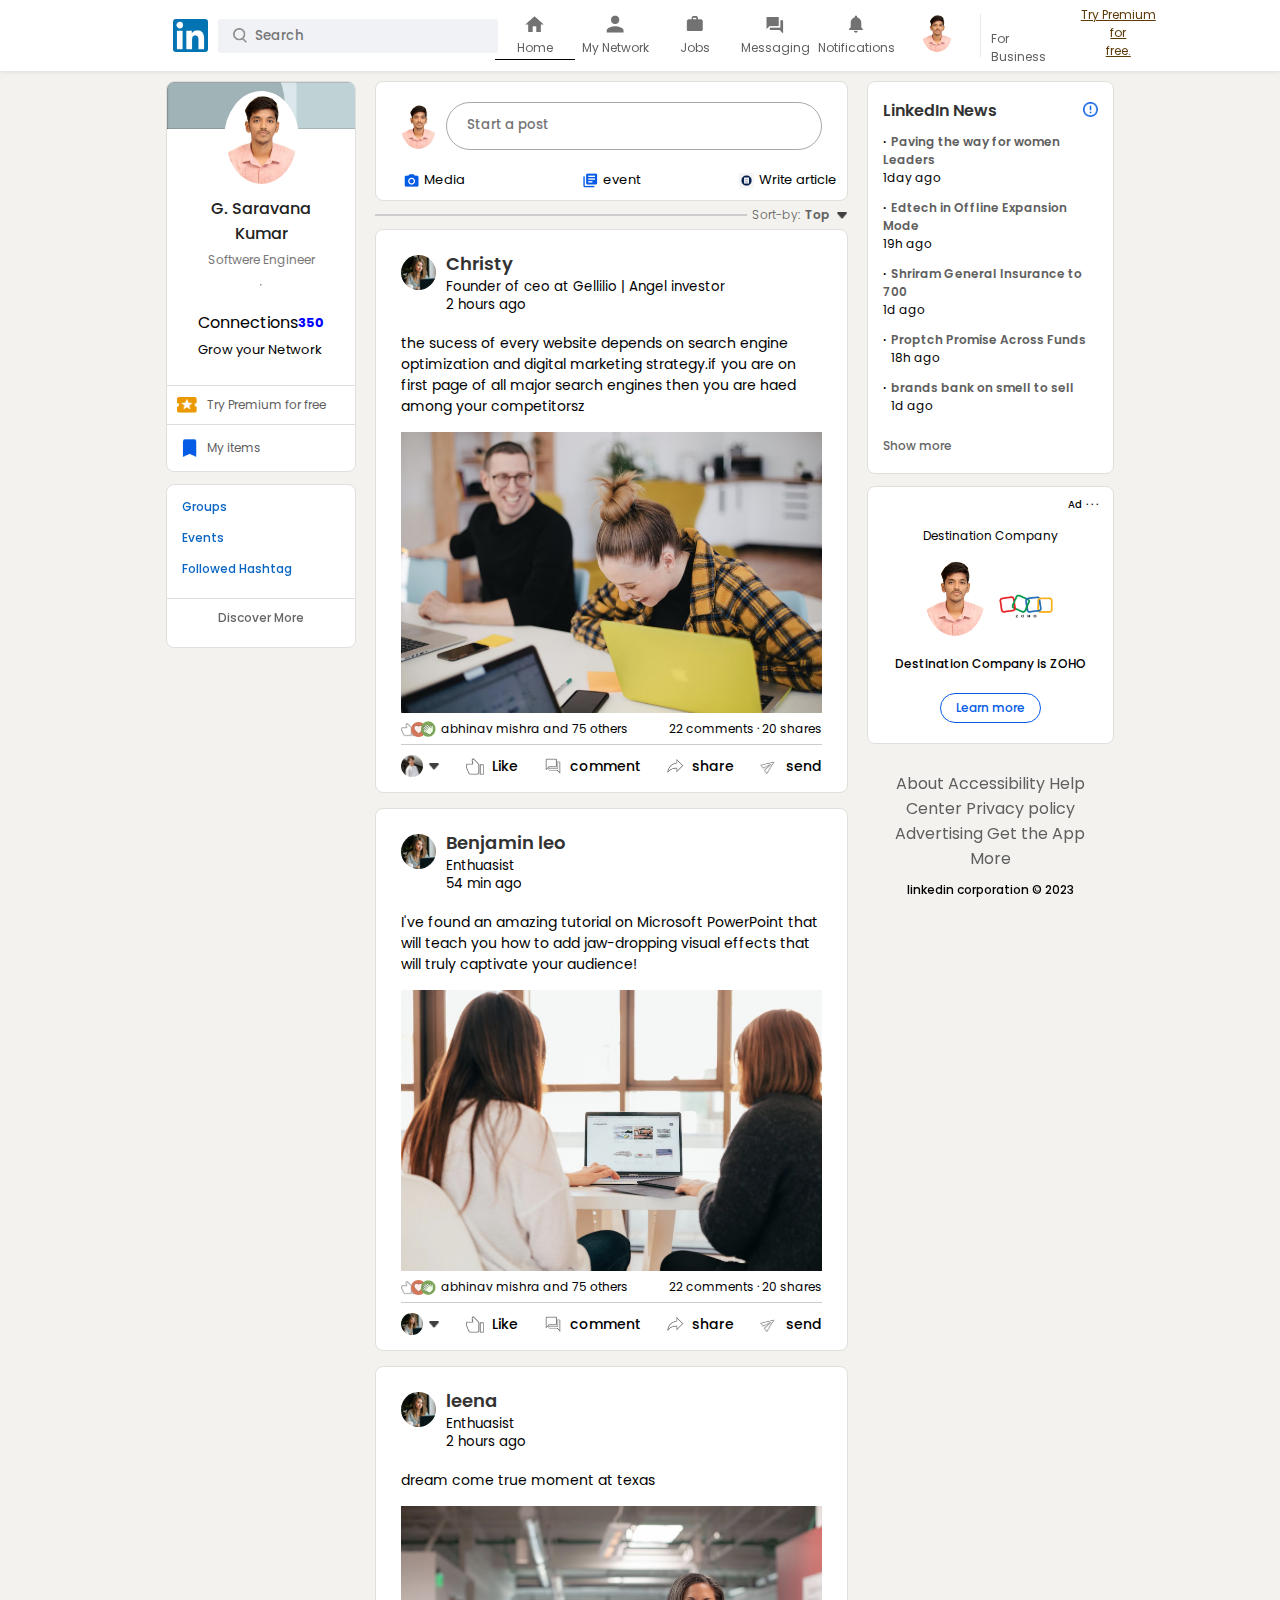
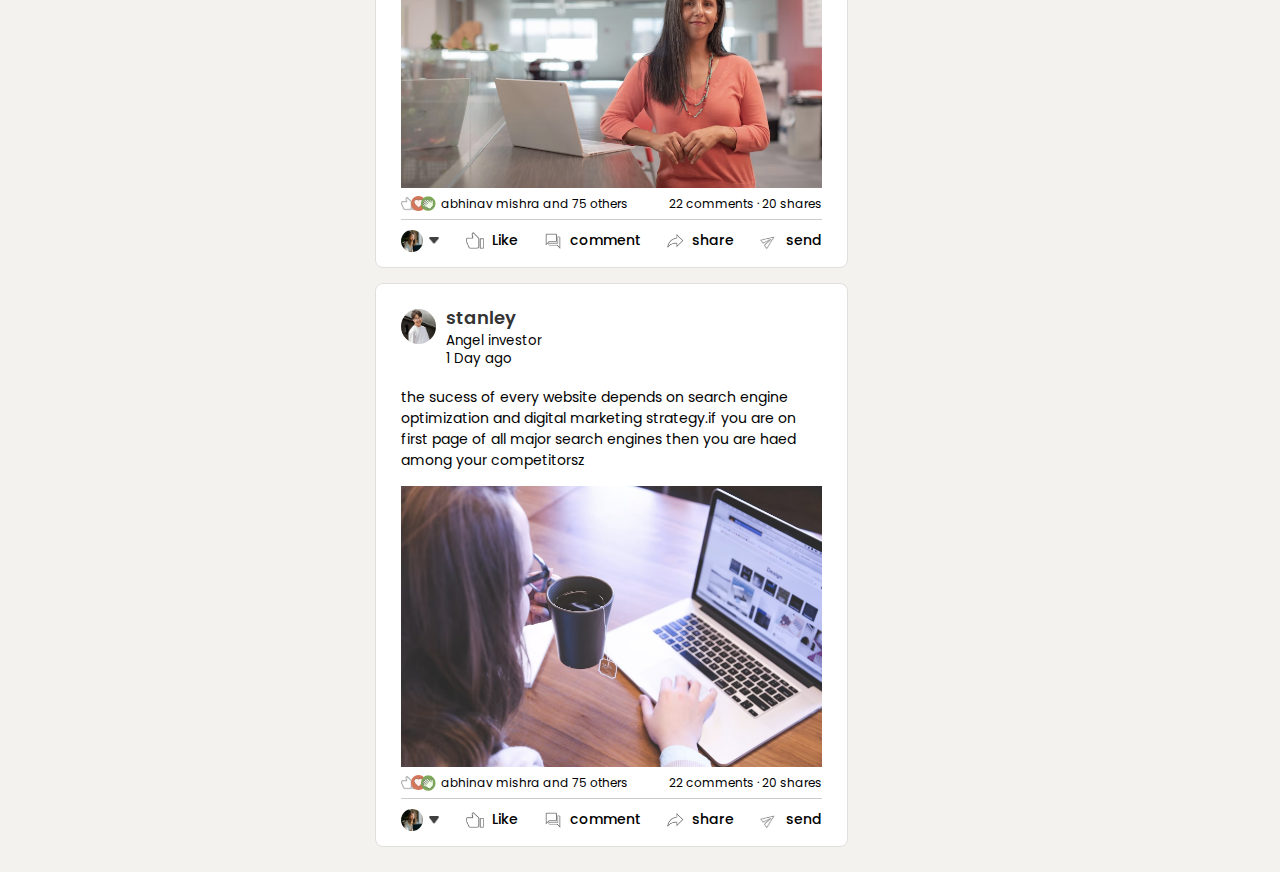
<file: Linkedin-main/index.html>
<!DOCTYPE html>
<html lang="en">

<head>
  <meta charset="UTF-8" />
  <meta http-equiv="X-UA-Compatible" content="IE=edge" />
  <meta name="viewport" content="width=device-width, initial-scale=1.0" />
  <title>Linkedin</title>
  <link rel="shortcut icon" href="images/linkedin-logo.png" type="image/x-icon">
  <link rel="stylesheet" href="https://cdnjs.cloudflare.com/ajax/libs/font-awesome/6.4.2/css/all.min.css"
    integrity="sha512-z3gLpd7yknf1YoNbCzqRKc4qyor8gaKU1qmn+CShxbuBusANI9QpRohGBreCFkKxLhei6S9CQXFEbbKuqLg0DA=="
    crossorigin="anonymous" referrerpolicy="no-referrer" />
  <link rel="stylesheet" href="style.css" />
</head>

<body>
  <!-- nav start -->
  <nav class="navbar">
    <div class="navbar-left">
      <a href="index.html" class="logo"><img src="images/linkedin-logo.png" /></a>
      <div class="search-box">
        <img src="images/search.png" />
        <input type="text" placeholder="Search" />
      </div>
    </div>
    <div>
      <img class="hamburger" src="images/hamburger.png" alt="">
    </div>
    <div class="navbar-center">
      <ul>
        <li>
          <a href="#" class="active-link"><img src="images/home.png" /><span>Home</span></a>
        </li>
        <li>
          <a href="#"><img src="images/network.png" /><span>My Network</span></a>
        </li>
        <li>
          <a href="#"><img src="images/jobs.png" /><span>Jobs</span></a>
        </li>
        <li>
          <a href="#"><img src="images/message.png" /><span>Messaging</span></a>
        </li>
        <li>
          <a href="#"><img src="images/notification.png" /><span>Notifications</span></a>
        </li>
        <li class="mr">
          <a href="#"> <img src="images/profile-pic.jpg" alt="user image picture " class="nav-profile-img"
              onclick="toggleMenu()" />
            </a>




        </li>
        <li class="ml For-business"><a href="#"><i class="fa-regular fa-envelope"></i><span>For Business</span></a></li>
        <li style="text-align: center;" class="premium"><a style="text-decoration: underline;color: #5C3B09;" href="#">
            Try Premium for <br> free.</a></li>
      </ul>


    </div>




    <!-- -------profile-dropdown-menu------------ -->


    <div class="profile-menu-wrap" id="profile-menu">
      <div class="profile-menu">
        <div class="user-info">
          <img src="images/profile-pic.jpg">
          <div>
            <h3>G. Saravana Kumar</h3>
            <a href="profile.html">See your profile</a>
          </div>
        </div>
        <hr>
        <a href="#" class="profile-menu-link">
          <img src="images/feedback.png">
          <p>Give feedback</p>
          <span>> </span>
        </a>
        <a href="#" class="profile-menu-link">
          <img src="images/setting.png">
          <p>Settings and privacy</p>
          <span>> </span>
        </a>
        <a href="#" class="profile-menu-link">
          <img src="images/help.png">
          <p>Help and suport</p>
          <span>> </span>
        </a>
        <a href="#" class="profile-menu-link">
          <img src="images/display.png">
          <p> dispaly and Accessibility</p>
          <span>> </span>
        </a>
        <a href="#" class="profile-menu-link">
          <img src="images/logout.png">
          <p>Logout</p>
          <span>> </span>
        </a>
      </div>
    </div>

  </nav>
  <!----------- nav closed ------------->

  <div class="container">
    <!-- ------------left-sidebar------------- -->
    <div class="left-sidebar">
      <div class="sidebar-profile-box">
        <img src="images/profile-cover-pic.webp" width="100%" />
        <div class="sidebar-profile-info">
          <img src="images/profile-pic.jpg" />
          <h1>G. Saravana Kumar</h1>
          <h3>Softwere Engineer</h3>
          <hr>
          <ul>
            <li style="display: flex; align-items: center;justify-content: space-between;">
              <h2>Connections</h2>
              <h4 style="color: blue;">350</h4>
            </li>
            <li>Grow your Network </li>
          </ul>
        </div>

        <div class="sidebar-profile-link">
          <!-- Access exclusive tools & insights -->

          <a href="#"><img src="images/premium.png" />Try Premium for free</a>
          <a href="#"><img src="images/items.png" />My items</a>
        </div>
      </div>
      <div class="sidebar-activity" id="sidebar-activity">
        <div class="events">
          <a href="#">Groups </a>
          <div class="Event-flex">
            <a href="#">Events</a><i class="fa-solid fa-plus"></i>
          </div><a href="#">Followed Hashtag</a>

        </div>
        <div class="discover-more-link">
          <a href="#">Discover More</a>
        </div>
      </div>
      <p id="showmore-link" onclick="toggleActivity()">show more <b>+</b></p>
    </div>

    <!-- --------------main-content------------- -->
    <div class="main-content">
      <div class="create-post">
        <div class="create-post-input">
          <img src="images/profile-pic.jpg">
          <textarea rows="2" placeholder="Start a post"></textarea>
        </div>

        <div class="create-post-links">
          <li><img src="images/photo.png">Media</li>
          <li><img src="images/event.png">event</li>
          <li><img src="images/article.jpg" alt="">
            Write article</li>
        </div>

      </div>

      <div class="sort-by">
        <hr>
        <p>Sort-by:<span>Top <img src="images/down-arrow.png"></span></p>
      </div>
      <!-- --------------post-1---------------- -->
      <div class="post">
        <div class="post-author">
          <img src="images/user-4.png">
          <div>
            <h1>Christy</h1>
            <small>Founder of ceo at Gellilio | Angel investor</small>
            <small>2 hours ago</small>
          </div>

        </div>
        <p>the sucess of every website depends on search engine optimization and digital marketing strategy.if you are
          on first page of all major search engines then you are haed among your competitorsz</p>
        <img src="images/post-image-1.png" width="100%">
        <div class="post-stats">
          <div>
            <img src="images/thumbsup.png">
            <img src="images/love.png">
            <img src="images/clap.png">
            <span class="liked-users">abhinav mishra and 75 others</span>
          </div>
          <div>
            <span>22 comments &middot; 20 shares </span>
          </div>
        </div>
        <div class="post-avtivity">
          <div>
            <img src="images/user-5.png" class="post-activity-user-icon">
            <img src="images/down-arrow.png" class="post-activity-arrow-icon">
          </div>
          <div class="post-activity-link">
            <img src="images/like.png">
            <span>Like</span>
          </div>
          <div class="post-activity-link">
            <img src="images/comment.png">
            <span>comment</span>
          </div>
          <div class="post-activity-link">
            <img src="images/share.png">
            <span>share</span>
          </div>
          <div class="post-activity-link">
            <img src="images/send.png">
            <span>send</span>
          </div>
        </div>
      </div>

      <!-- --------------post-2---------------- -->

      <div class="post">
        <div class="post-author">
          <img src="images/user-4.png">
          <div>
            <h1>Benjamin leo</h1>
            <small>Enthuasist</small>
            <small>54 min ago</small>
          </div>

        </div>
        <p>I've found an amazing tutorial on Microsoft PowerPoint that will teach you how to add jaw-dropping visual
          effects that will truly captivate your audience!</p>
        <img src="images/post-image-2.png" width="100%">
        <div class="post-stats">
          <div>
            <img src="images/thumbsup.png">
            <img src="images/love.png">
            <img src="images/clap.png">
            <span class="liked-users">abhinav mishra and 75 others</span>
          </div>
          <div>
            <span>22 comments &middot; 20 shares </span>
          </div>
        </div>
        <div class="post-avtivity">
          <div>
            <img src="images/user-4.png" class="post-activity-user-icon">
            <img src="images/down-arrow.png" class="post-activity-arrow-icon">
          </div>
          <div class="post-activity-link">
            <img src="images/like.png">
            <span>Like</span>
          </div>
          <div class="post-activity-link">
            <img src="images/comment.png">
            <span>comment</span>
          </div>
          <div class="post-activity-link">
            <img src="images/share.png">
            <span>share</span>
          </div>
          <div class="post-activity-link">
            <img src="images/send.png">
            <span>send</span>
          </div>
        </div>
      </div>

      <!-- --------------post-3---------------- -->


      <div class="post">
        <div class="post-author">
          <img src="images/user-4.png">
          <div>
            <h1>leena</h1>
            <small>Enthuasist</small>
            <small>2 hours ago</small>
          </div>

        </div>
        <p>dream come true moment at texas</p>
        <img src="images/post-image-3.png" width="100%">
        <div class="post-stats">
          <div>
            <img src="images/thumbsup.png">
            <img src="images/love.png">
            <img src="images/clap.png">
            <span class="liked-users">abhinav mishra and 75 others</span>
          </div>
          <div>
            <span>22 comments &middot; 20 shares </span>
          </div>
        </div>
        <div class="post-avtivity">
          <div>
            <img src="images/user-4.png" class="post-activity-user-icon">
            <img src="images/down-arrow.png" class="post-activity-arrow-icon">
          </div>
          <div class="post-activity-link">
            <img src="images/like.png">
            <span>Like</span>
          </div>
          <div class="post-activity-link">
            <img src="images/comment.png">
            <span>comment</span>
          </div>
          <div class="post-activity-link">
            <img src="images/share.png">
            <span>share</span>
          </div>
          <div class="post-activity-link">
            <img src="images/send.png">
            <span>send</span>
          </div>
        </div>
      </div>

      <!-- --------------post-4---------------- -->

      <div class="post">
        <div class="post-author">
          <img src="images/user-5.png">
          <div>
            <h1>stanley</h1>
            <small> Angel investor</small>
            <small>1 Day ago</small>
          </div>

        </div>
        <p>the sucess of every website depends on search engine optimization and digital marketing strategy.if you are
          on first page of all major search engines then you are haed among your competitorsz</p>
        <img src="images/post-image-4.png" width="100%">
        <div class="post-stats">
          <div>
            <img src="images/thumbsup.png">
            <img src="images/love.png">
            <img src="images/clap.png">
            <span class="liked-users">abhinav mishra and 75 others</span>
          </div>
          <div>
            <span>22 comments &middot; 20 shares </span>
          </div>
        </div>
        <div class="post-avtivity">
          <div>
            <img src="images/user-4.png" class="post-activity-user-icon">
            <img src="images/down-arrow.png" class="post-activity-arrow-icon">
          </div>
          <div class="post-activity-link">
            <img src="images/like.png">
            <span>Like</span>
          </div>
          <div class="post-activity-link">
            <img src="images/comment.png">
            <span>comment</span>
          </div>
          <div class="post-activity-link">
            <img src="images/share.png">
            <span>share</span>
          </div>
          <div class="post-activity-link">
            <img src="images/send.png">
            <span>send</span>
          </div>
        </div>
      </div>
    </div>













    <!-- --------------right-sidebar------------- -->
    <div class="right-sidebar">
      <div class="sidebar-news">
        <img src="images/more.png" class="info-icon" />
        <h4 style="text-align: left;">LinkedIn News </h4>

        <div class="before">
          <a href="#">Paving the way for women Leaders</a>
          <span>1day ago</span>
        </div>
        <div class="before">
          <a href="#">Edtech in Offline Expansion Mode</a>
          <span>19h ago </span>
        </div>

        <div class="before">
          <a href="#">Shriram General Insurance to 700</a>
          <span>1d ago </span>
        </div>

        <div class="before">
          <a href="#">Proptch Promise Across Funds</a>
          <span>18h ago </span>
        </div>

        <div class="before">
          <a href="#">brands bank on smell to sell </a>
          <span>1d ago </span>
        </div>


        <a href="#" class="read-more-link">Show more </a>
      </div>

      <div class="sidebar-ad">
        <small>Ad &middot; &middot; &middot; </small>
        <p>Destination Company</p>
        <div>
          <img src="images/profile-pic.jpg" />
          <img src="images/Zoho-ogo.png" />
        </div>
        <b>Destination Company is ZOHO</b>
        <a href="#" class="ad-link">Learn more</a>
      </div>
      <div class="sidebar-usefull-links">
        <a href="#">About</a>
        <a href="#">Accessibility</a>
        <a href="#">Help Center</a>
        <a href="#">Privacy policy</a>
        <a href="#">Advertising</a>
        <a href="#">Get the App</a>
        <a href="#">More</a>

        <div class="copyright-msg">

          <p>linkedin corporation &#169 2023</p>
        </div>
      </div>

    </div>
  </div>

  <script>
    let profileMenu = document.getElementById("profile-menu");
    function toggleMenu() {
      profileMenu.classList.toggle("open-menu");
    }
  </script>


  <script>

    let sideBarActivity = document.getElementById('sidebar-activity')
    let morelink = document.getElementById('showmore-link')
    function toggleActivity() {
      sideBarActivity.classList.toggle('open-activity')
      if (sideBarActivity.classList.contains('open-activity')) {
        morelink.innerHTML = "Show less <b>-</b>";
      }
      else {
        morelink.innerHTML = "Show More <b>+</b>";

      }
    }
  </script>
</body>

</html>
</file>
<file: Linkedin-main/style.css>
@import url("https://fonts.googleapis.com/css2?family=Poppins:wght@200;300;400;500;600;700&display=swap");

* {
  margin: 0;
  padding: 0;
  box-sizing: border-box;
  font-family: "Poppins", sans-serif;
}

body {
  color: #000;
  background-color: #f3f2ef;
}

a {
  text-decoration: none;
  color: #5f5f5f;
}

.navbar {
  display: flex;
  align-items: center;
  justify-content: space-between;
  background: #fff;
  padding: 0 13.5%;
  position: sticky;
  top: 0;
  z-index: 100;
  box-shadow: 0 0.5px 5px rgba(0, 0, 0, 0.1);
}

.logo img {
  width: 35px;
  margin-right: 10px;
  display: block;
  border-radius: 3px;
}

.hamburger {
  width: 30px;
  height: 30px;
  display: none;
}

.navbar-center ul {
  display: flex;
  align-items: center;
}

.navbar-center ul li {
  display: inline-block;
  list-style: none;
}

.navbar-center ul li a {
  display: flex;
  align-items: center;
  min-width: 80px;
  font-size: 12px;
  padding-right: 5px;
  position: relative;
  margin-bottom: 5px;
}

.fa-regular {
  height: 30px;
  width: 30px;
  padding: 10px;
}

.ml {
  padding-inline: 10px;
}

.active-link img:hover {
  color: #000;
}

.mr {
  border-right: 1px solid #e8e8e8;
}

/* .navbar-center ul li a span:hover,
.navbar-center ul li a img:hover {
  color: #000;
} */
.navbar-center ul li a::after {
  content: "";
  width: 0;
  height: 1.5px;
  background: #000;
  position: absolute;
  bottom: -3px;
  transition: width 0.3s;
}

.navbar-center ul li a:hover::after,
.navbar-center ul li a.active-link::after {
  width: 100%;
  color: #000;
}

.navbar-center ul li a img {
  width: 30px;
  border-radius: 50%;
}

/* .nav-profile-img {
  width: 40px;
  border-radius: 50%;
  display: block;
  cursor: pointer;
  position: relative;
} */
.online {
  position: relative;
}

.online::after {
  content: "";
  width: 7px;
  height: 7px;
  border: 2px solid #fff;
  border-radius: 50%;
  position: absolute;
  top: 0;
  right: 0;
  background: #41db51;
}

.search-box {
  background: #f0f2f5;
  width: 280px;
  height: 34px;
  border-radius: 0.2rem;
  display: flex;
  align-items: center;
  padding: 0 15px;
}

.navbar-left {
  display: flex;
  align-items: center;
}

.search-box img {
  width: 14px;
}

.search-box input {
  width: 100%;
  background: transparent;
  padding: 8px;
  border: none;
  outline: none;
}

/* ------profile-drop-down-menu------- */

.profile-menu-wrap {
  position: absolute;
  top: 100%;
  right: 5%;
  width: 320px;
  max-height: 0;
  overflow: hidden;
  transition: max-height 0.5s;
}

.profile-menu-wrap.open-menu {
  max-height: 400px;
}

.profile-menu {
  background: #222;
  color: #fff;
  padding: 20px;
  margin: 10px;
}

.user-info {
  display: flex;
  align-items: center;
}

.user-info img {
  width: 50px;
  border-radius: 50%;
  margin-right: 15px;
}

.user-info h3 {
  font-weight: 500;
  margin-bottom: -7px;
}

.user-info a {
  color: #c9dbf8;
  font-size: 13px;
}

.profile-menu hr {
  border: 0;
  height: 1px;
  width: 100%;
  background: #fff;
  margin: 15px 0 10px;
}

.profile-menu-link {
  display: flex;
  align-items: center;
  color: #fff;
  margin: 12px 0;
  font-size: 14px;
}

.profile-menu-link p {
  width: 100%;
}

.profile-menu-link img {
  width: 35px;
  border-radius: 50%;
  margin-right: 15px;
}

.navbar-center ul li a {
  display: flex;
  flex-direction: column;
}

/* ___________navbar end______________ */

.container {
  display: flex;
  justify-content: space-between;
  padding: 10px 13%;
  flex-wrap: wrap;
}

/* -------left-sidebar---------- */
.left-sidebar {
  flex-basis: 20%;
  align-self: flex-start;
  position: sticky;
  top: 73px;
}

.Event-flex {
  display: flex;
  align-items: center;
  justify-content: space-between;
}

.sidebar-profile-box {
  background: #fff;
  border-radius: 8px;
  overflow: hidden;
  border: 1.5px solid #e0dfdc;
}

.sidebar-profile-info {
  padding: 0 25px;
  display: flex;
  align-items: center;
  justify-content: center;
  flex-direction: column;
}

.sidebar-profile-info h1,
h3 {
  text-align: center;
}

.sidebar-profile-info h1:hover {
  cursor: pointer;
  text-decoration: underline;
}

.sidebar-profile-info img {
  width: 75px;
  border-radius: 50%;
  background: #fff;
  margin-top: -45px;
  padding: 2px;
}

.sidebar-profile-info h1 {
  font-size: 16px;
  font-weight: 500;
  color: #222;
  margin-top: 10px;
}

.sidebar-profile-info h3 {
  font-size: 12px;
  font-weight: 400;
  color: #777;
  margin-top: 5px;
  margin-bottom: 15px;
}

.sidebar-profile-info ul {
  list-style: none;
  margin: 20px 0;
}

.sidebar-profile-info ul li {
  font-size: 13px;
  width: 100%;
  margin: 5px 0;
}

.sidebar-profile-info ul li span {
  float: right;
  color: #045be6;
}

/* .sidebar-profile-link {
  display: flex;
  align-items: center;
} */
.sidebar-profile-link a {
  flex-basis: 50%;
  display: flex;
  align-items: center;
  justify-content: flex-start;
  padding: 10px 10px;
  font-size: 12px;
  border-top: 1px solid #dededc;
}

.sidebar-profile-link a img {
  width: 20px;
  margin-right: 10px;
}

.sidebar-activity {
  background: #fff;
  padding: 10px 15px;
  margin: 12px 0;
  border-radius: 8px;
  border: 1.5px solid #e0dfdc;
  overflow: hidden;
}

.sidebar-activity h3 {
  color: #777;
  font-size: 14px;
  font-weight: 500;
  margin: 20px 0 10px;
}

.sidebar-activity a {
  display: flex;
  align-items: center;
  font-size: 12px;
  font-weight: 500;
  color: #0a66c2;
  margin: 3px 0;
  margin-bottom: 10px;
}

.sidebar-activity a:hover {
  text-decoration: underline;
}

.sidebar-activity a img {
  width: 20px;
  margin-right: 10px;
}

.discover-more-link {
  border-top: 1px solid #dededc;
  text-align: center;
  margin-top: 20px;
  margin-left: -25px;
  margin-right: -25px;
}

.discover-more-link a {
  color: #666666;
  display: inline-block;
  margin: 10px 0;
}

.discover-more-link a:hover {
  text-decoration: none;
}

/* -------right-sidebar---------- */

.right-sidebar {
  flex-basis: 26%;
  align-self: flex-start;
  position: sticky;
  top: 73px;
}

.sidebar-news {
  background: #fff;
  padding: 8px 15px;
  border-radius: 8px;
  border: 1.5px solid #e0dfdc;
}

.info-icon {
  width: 15px;
  float: right;
  margin-top: 12px;
}

.sidebar-news h4 {
  font-size: 16px;
  font-weight: 600;
  color: #333;
  margin: 8px 0;
}

.sidebar-news a {
  display: block;
  font-size: 12px;
  font-weight: 600;
  margin-top: 10px;
  margin-bottom: -5px;
}

.before::before {
  content: ".";
  float: left;
  margin-right: 5px;
  margin-top: -8px;
}

.sidebar-news span {
  font-size: 12px;
}

.sidebar-news .read-more-link {
  color: #666666;
  font-weight: 500;
  margin: 20px 0 10px;
}

.sidebar-ad {
  background: #fff;
  padding: 10px 15px;
  text-align: center;
  margin: 12px 0;
  font-size: 12px;
  border-radius: 8px;
  border: 1.5px solid #e0dfdc;
  position: sticky;
  top: 73px;
}

.sidebar-ad img {
  width: 60px;
  border-radius: 50%;
  margin: 4px;
}

.sidebar-ad small {
  float: right;
  font-weight: 500;
}

.sidebar-ad p {
  margin-top: 30px;
  margin-bottom: 10px;
}

.sidebar-ad b {
  display: block;
  font-weight: 500;
  margin-top: 10px;
}

.ad-link {
  display: inline-block;
  border: 1px solid #045be6;
  border-radius: 30px;
  padding: 5px 15px;
  color: #045be6;
  font-weight: 500;
  margin: 20px auto 10px;
}

.sidebar-usefull-links {
  text-align: center;
  padding: 15px 25px;
  position: sticky;
  top: 73px;
}

.side-bar-usefull-links a {
  display: inline-block;
  font-size: 14px;
  margin: 4px 2px;
}

.copyright-msg {
  display: flex;
  justify-content: center;
  align-items: center;
  font-size: 12px;
  margin-top: 10px;
  font-weight: 500;
}

.copyright-msg img {
  width: 18px;
  margin-right: 4px;
}

/* --------main-content---------- */

.main-content {
  flex-basis: 50%;
}

.create-post {
  background: #fff;
  border-radius: 8px;
  border: 1.5px solid #e0dfdc;
}

.create-post-input {
  padding: 20px 25px 10px;
  display: flex;
  align-items: center;
}

.create-post-input img {
  width: 35px;
  border-radius: 50%;
  margin-right: 10px;
}

.create-post-input textarea {
  width: 100%;
  height: 48px;
  outline: 0;
  resize: none;
  background: transparent;
  border: 1px solid rgb(169, 167, 167);
  padding: 12px 20px;
  border-radius: 30px;
}

::placeholder {
  font-weight: 500;
}

.create-post-links {
  display: flex;
  align-items: center;
  justify-content: space-between;

}

.create-post-links li {
  list-style-type: none;
  flex-basis: 25%;
  height: 40px;
  font-size: 13px;
  display: flex;
  align-items: center;
  justify-content: center;
  cursor: pointer;
}

.create-post-links li img {
  width: 15px;
  margin-right: 5px;
}

/* .create-post-links li:last-child {
  background: #045be6;
  color: #fff;
  border-top: 0;
  border-right: 0;
} */
.sort-by {
  display: flex;
  align-items: center;
  margin: 5px 0;
}

.sort-by hr {
  flex: 1;
  border: 0;
  height: 1.5px;
  background: #ccc;
}

.sort-by p {
  font-size: 12px;
  padding-left: 5px;
  font-weight: 300;
  color: #616160;
}

.sort-by p span {
  font-weight: 600;
  cursor: pointer;
  margin-left: 5px;
  font-size: 12px;
}

.sort-by p span img {
  width: 12px;
  margin-left: 3px;
}

.post {
  background: #fff;
  padding: 20px 25px 5px;
  margin: 5px 0 15px;
  border-radius: 8px;
  border: 1.5px solid #e0dfdc;
}

.post-author {
  display: flex;
  align-items: flex-start;
  margin-bottom: 20px;
}

.post-author img {
  width: 35px;
  border-radius: 50%;
  margin-right: 10px;
  margin-top: 5px;
}

.post-author h1 {
  font-size: 18px;
  font-weight: 600;
  color: #333;
}

.post-author small {
  display: block;
  margin-bottom: -2px;
}

.post p {
  font-size: 14px;
  margin-bottom: 15px;
}

.post-stats {
  display: flex;
  flex-wrap: wrap;
  align-items: center;
  justify-content: space-between;
  font-size: 12px;
  border-bottom: 1px solid #ccc;
  padding-bottom: 6px;
}

.post-stats div {
  display: flex;
  align-items: center;
}

.post-stats img {
  width: 15px;
  margin-right: -5px;
}

.liked-users {
  margin-left: 10px;
}

.post-avtivity {
  display: flex;
  align-items: center;
  justify-content: space-between;
  padding: 10px 0;
  font-size: 14px;
  font-weight: 500;
}

.post-avtivity div {
  display: flex;
  align-items: center;
}

.post-activity-user-icon {
  width: 22px;
  border-radius: 50%;
}

.post-activity-arrow-icon {
  width: 12px;
  margin-left: 5px;
}

.post-activity-link img {
  width: 18px;
  margin-right: 8px;
}

/* --------profie-page-------- */

.profile-main {
  flex-basis: 73%;
}

.profile-sidebar {
  flex-basis: 25%;
  align-self: flex-start;
  position: sticky;
  top: 73px;
}

.profile-container {
  background: #fff;
}

.profile-container-inner {
  padding: 0 4% 10px;
}

.profile-pic {
  width: 150px;
  border-radius: 50%;
  margin-top: -75px;
  padding: 5px;
  background: #fff;
}

.profile-container h1 {
  font-size: 28px;
  font-weight: 600;
  color: #222;
}

.profile-container b {
  font-weight: 500;
}

.profile-container p {
  margin-top: 5px;
}

.profile-container p a {
  color: #045be6;
  font-weight: 500;
}

.mutual-connection {
  display: flex;
  align-items: center;
  margin: 20px 0;
}

.mutual-connection img {
  width: 30px;
  border-radius: 50%;
  margin-right: 5px;
}

.profile-btn {
  margin: 20px 0;
}

.profile-button a {
  display: inline-flex;
  align-items: center;
  justify-content: center;
  margin: 10px 5px;
  padding: 6px 18px;
  background: #e4e6eb;
  font-size: 12px;
  width: 150px;
  text-align: center;
  border-radius: 10px
}

.profile-button a img {
  width: 18px;
  margin: 5px;
}

.profile-button .pimary-button {
  color: #fff;
  background: #045be6;
}

.profile-description {
  background: #fff;
  padding: 20px 4% 30px;
  margin: 12px 0;
}

.profile-description h2 {
  color: #333;
  margin: 10px 0 20px;
  font-weight: 600;
}

.see-more-link {
  display: block;
  text-align: right;
  font-size: 15px;
}

.profile-desc-row {
  display: flex;
  align-items: center;
  margin: 20px 0;
}

.profile-desc-row img {
  width: 50px;
  margin-right: 25px;
  margin-top: 5px;
}

.profile-desc-row div {
  width: 100%;
}

.profile-desc-row h3 {
  font-size: 18px;
  font-weight: 600;
  color: #333;
}

.profile-desc-row b {
  display: block;
  font-weight: 500;
  font-size: 15px;
  line-height: 22px;
}

.profile-desc-row p {
  margin-top: 15px;
}

.profile-desc-row hr {
  border: 0;
  border-bottom: 1px solid #999;
  margin-top: 10px;
}

.profilebb p {
  margin-bottom: 15px;

}

.experience-link {
  display: flex;
  align-items: center;
  justify-content: center;
  padding-top: 20px;
  font-weight: 500;
}

.experience-link img {
  width: 20px;
  margin-left: 8px;
}

.experiance {
  font-weight: 300;
}

.experiance h3,
h2,
h6,
h5 {
  text-align: left;
  font-size: 16px;
  font-weight: 400;
  line-height: 1.5;
}

.skills-button {
  display: inline-block;
  margin: 10px 5px;
  padding: 6px 18px;
  background: #e4e6eb;
  font-size: 12px;
  width: 150px;
  text-align: center;
  border-radius: 10px
}

.language-button {
  display: inline-block;
  margin: 10px 5px;
  padding: 6px 18px;
  background: #e4e6eb;
  font-size: 12px;
  width: 150px;
  text-align: center;
  border-radius: 10px
}

/* -------------profile-rightsidebar------------ */
.profile-sidebar .sidebar-ad {
  margin: 0;
}

.sidebar-people {
  background: #fff;
  padding: 15px 25px;
  margin: 12px 0;
  font-size: 12px;
}

.sidebar-people h3 {
  font-size: 16px;
  font-weight: 600;
  margin: 10px 0 20px;
}

.sidebar-people-row {
  display: flex;
  align-items: flex-start;
  margin: 6px 0;
}

.sidebar-people-row img {
  width: 40px;
  border-radius: 50%;
  margin-right: 8px;
  margin-top: 5px;
}

.sidebar-people-row h2 {
  font-weight: 500;
  font-size: 16px;
}

.sidebar-people-row a {
  display: inline-block;
  margin: 10px 0;
  padding: 5px 25px;
  border: 1px solid #5f5f5f;
  border-radius: 30px;
  font-weight: 500;
}

.profile-footer {
  padding: 0 6% 30px;
}

.profile-footer .sidebar-usefull-links {
  text-align: left;
  padding: 0;
}

.profile-footer .copyright-msg {
  justify-content: flex-start;
}

#showmore-link {
  display: none;
}

.before::before {
  content: ".";
  float: left;
  margin-right: 5px;
  margin-top: -8px;
}

/* -------------media query for smal screens------------- */

@media only screen and (max-width: 600px) {
  .search-box {
    background: transparent;
    width: auto;
    padding: 0;
  }

  .navbar {
    padding: 10px 40px;
  }


  .hamburger {
    display: block;
  }

  .navbar-center ul {
    display: none;
  }

  .navbar-center ul li a span {
    display: none;
  }

  .navbar-center ul li a {
    padding-right: 0;
    margin: 5px;
  }

  .nav-profile-img {
    width: 30px;
  }

  .container {
    padding: 15px 3%;
  }

  .left-sidebar,
  .right-sidebar {
    flex-basis: 100%;
    position: relative;
    top: unset;
  }

  .main-content {
    flex-basis: 100%;
  }

  .post-stats {
    margin: 2px 0;
  }

  .post-activity-link span {
    display: none;
  }

  .post-activity-link img {
    margin-right: 0;
  }

  .profile-main,
  .profile-sidebar {
    flex-basis: 100%;
  }

  .profile-container {
    font-size: 14px;
  }

  .profile-pic {
    width: 100px;
    margin-top: -50px;
  }

  .profile-description {
    font-size: 14px;
  }

  #showmore-link {
    display: block;
    width: fit-content;
    margin: 10px auto;
    font-size: 14px;
    cursor: pointer;
  }

  .sidebar-activity {
    display: none;
  }

  .sidebar-activity.open-activity {
    display: block;
  }

  .sidebar-ad{
    position: static;
  }
}
</file>
